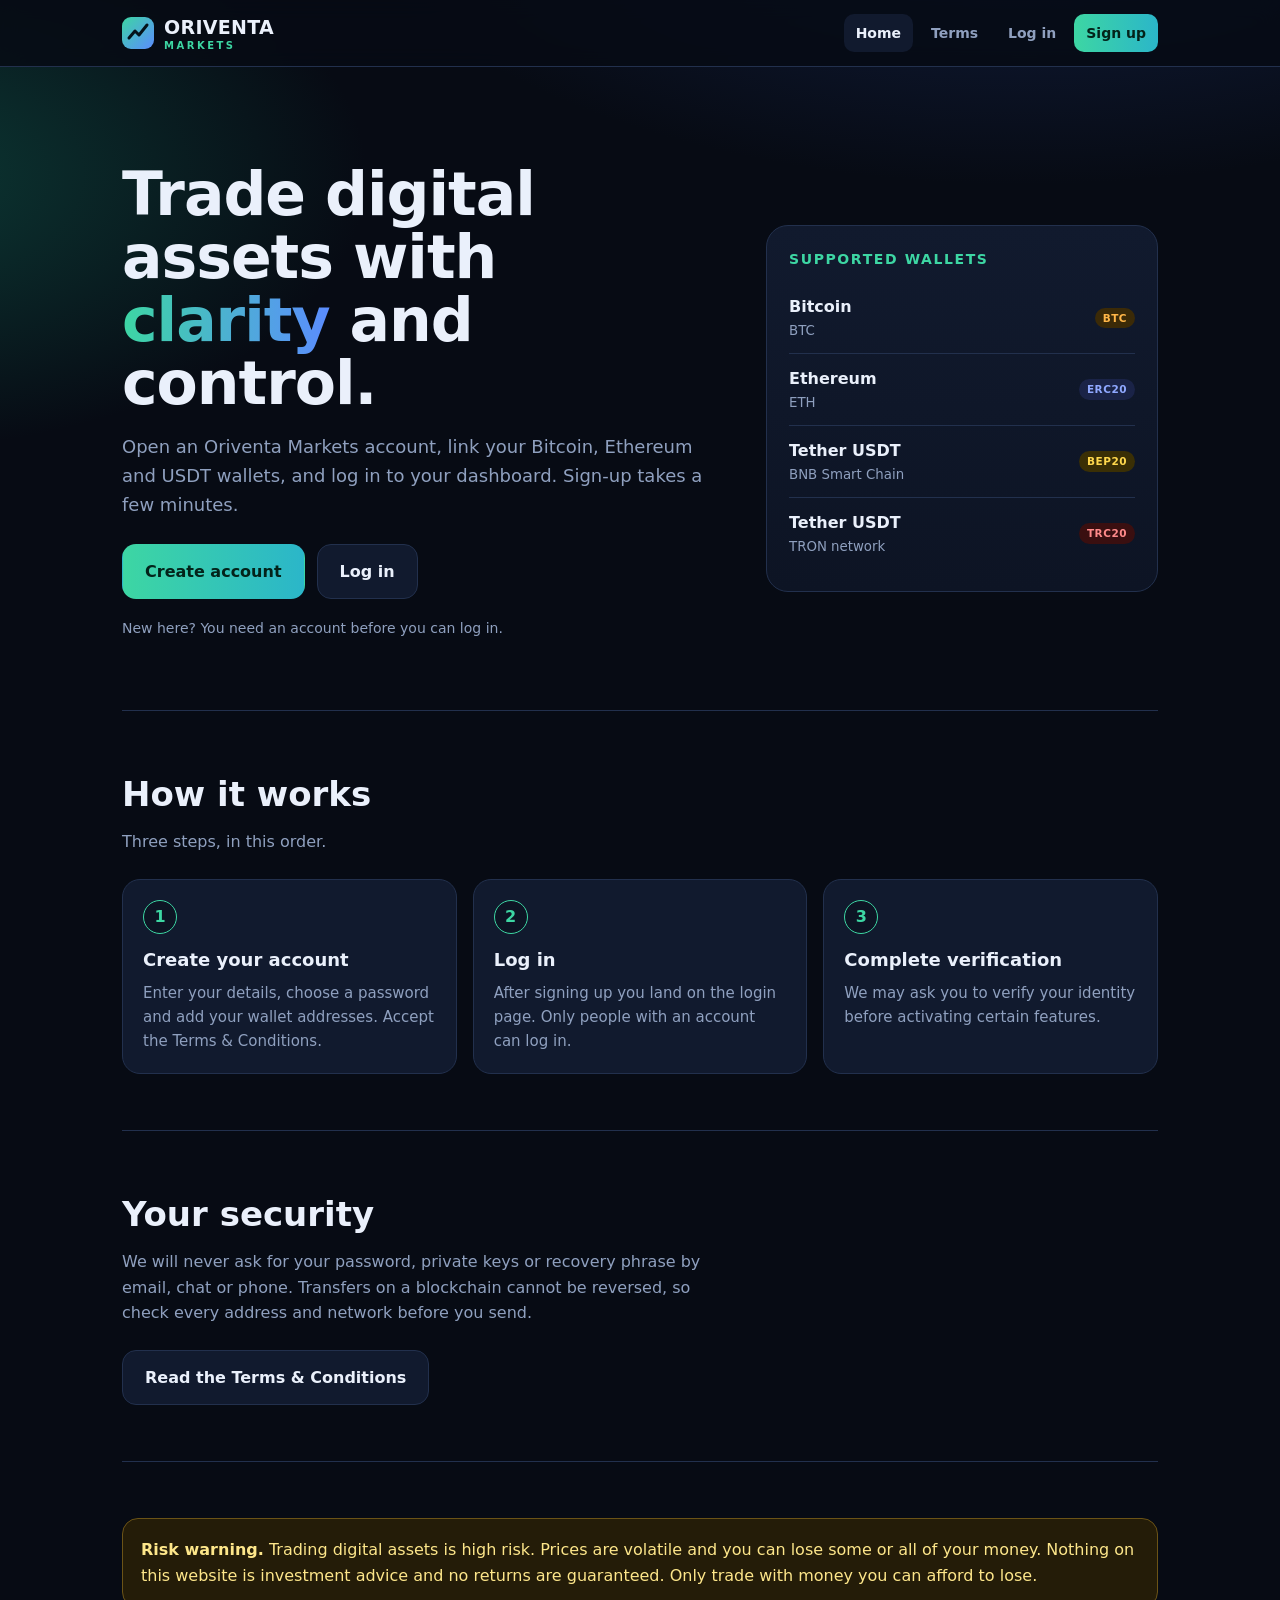
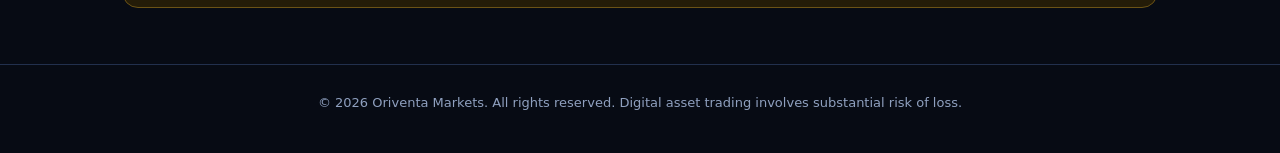
<file: index.html>
<!doctype html>
<html lang="en"><head><meta charset="utf-8"><meta name="viewport" content="width=device-width,initial-scale=1,viewport-fit=cover"><meta name="theme-color" content="#070b14">
<meta name="description" content="Oriventa Markets: create an account to trade digital assets."><title>Oriventa Markets | Home</title><link rel="stylesheet" href="styles.css"></head><body>
<header><div class="bar"><a class="brand" href="index.html" aria-label="Oriventa Markets home"><svg class="logo" viewBox="0 0 32 32" aria-hidden="true"><defs><linearGradient id="g" x1="0" y1="0" x2="1" y2="1"><stop offset="0" stop-color="#3dd6a3"/><stop offset="1" stop-color="#5b8cff"/></linearGradient></defs><rect width="32" height="32" rx="9" fill="url(#g)"/><path d="M7 21l6-7 4 4 8-10" fill="none" stroke="#04131a" stroke-width="3" stroke-linecap="round" stroke-linejoin="round"/></svg><div>ORIVENTA<small>MARKETS</small></div></a>
<nav id="nav"><a href="index.html" data-p="index">Home</a><a href="signup.html#terms" data-p="terms">Terms</a><a href="login.html" data-p="login">Log in</a><a href="signup.html" class="cta" data-p="signup">Sign up</a></nav></div></header>
<main id="top">
<section class="hero"><div><h1>Trade digital assets with <span>clarity</span> and control.</h1>
<p>Open an Oriventa Markets account, link your Bitcoin, Ethereum and USDT wallets, and log in to your dashboard. Sign-up takes a few minutes.</p>
<div class="btns"><a class="btn p" href="signup.html">Create account</a><a class="btn" href="login.html">Log in</a></div>
<p style="font-size:14px;margin-top:18px">New here? You need an account before you can log in.</p></div>
<div class="panel"><h3>Supported wallets</h3>
<div class="asset"><div><b>Bitcoin</b><small>BTC</small></div><span class="net btc">BTC</span></div>
<div class="asset"><div><b>Ethereum</b><small>ETH</small></div><span class="net eth">ERC20</span></div>
<div class="asset"><div><b>Tether USDT</b><small>BNB Smart Chain</small></div><span class="net bep">BEP20</span></div>
<div class="asset"><div><b>Tether USDT</b><small>TRON network</small></div><span class="net trc">TRC20</span></div></div></section>

<section class="sec" id="how"><h2>How it works</h2><p class="lead">Three steps, in this order.</p>
<div class="cards"><div class="card"><div class="n">1</div><h3>Create your account</h3><p>Enter your details, choose a password and add your wallet addresses. Accept the Terms &amp; Conditions.</p></div>
<div class="card"><div class="n">2</div><h3>Log in</h3><p>After signing up you land on the login page. Only people with an account can log in.</p></div>
<div class="card"><div class="n">3</div><h3>Complete verification</h3><p>We may ask you to verify your identity before activating certain features.</p></div></div></section>

<section class="sec" id="safe"><h2>Your security</h2><p class="lead">We will never ask for your password, private keys or recovery phrase by email, chat or phone. Transfers on a blockchain cannot be reversed, so check every address and network before you send.</p>
<div class="btns"><a class="btn" href="signup.html#terms">Read the Terms &amp; Conditions</a></div></section>

<section class="sec" id="risk"><div class="riskbox"><b>Risk warning.</b> Trading digital assets is high risk. Prices are volatile and you can lose some or all of your money. Nothing on this website is investment advice and no returns are guaranteed. Only trade with money you can afford to lose.</div></section>
</main><footer>&copy; <span id="yr"></span> Oriventa Markets. All rights reserved. Digital asset trading involves substantial risk of loss.</footer>
<script src="app.js"></script>
</body></html>
</file>
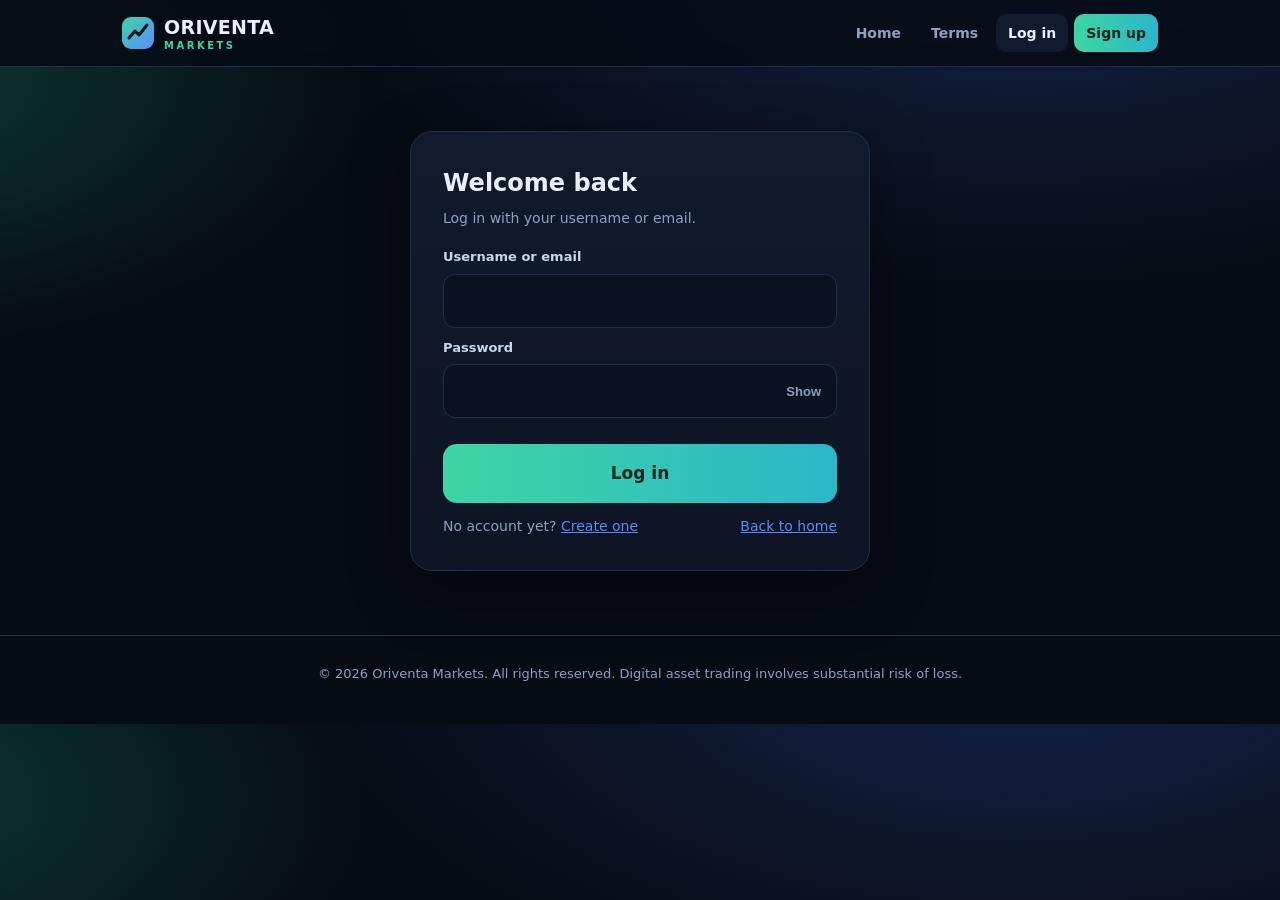
<file: dashboard.html>
<!doctype html>
<html lang="en"><head><meta charset="utf-8"><meta name="viewport" content="width=device-width,initial-scale=1,viewport-fit=cover"><meta name="theme-color" content="#070b14">
<meta name="description" content="Your Oriventa Markets account."><title>Oriventa Markets | Dashboard</title><link rel="stylesheet" href="styles.css"></head><body>
<header><div class="bar"><a class="brand" href="index.html" aria-label="Oriventa Markets home"><svg class="logo" viewBox="0 0 32 32" aria-hidden="true"><defs><linearGradient id="g" x1="0" y1="0" x2="1" y2="1"><stop offset="0" stop-color="#3dd6a3"/><stop offset="1" stop-color="#5b8cff"/></linearGradient></defs><rect width="32" height="32" rx="9" fill="url(#g)"/><path d="M7 21l6-7 4 4 8-10" fill="none" stroke="#04131a" stroke-width="3" stroke-linecap="round" stroke-linejoin="round"/></svg><div>ORIVENTA<small>MARKETS</small></div></a>
<nav id="nav"><a href="index.html" data-p="index">Home</a><a href="signup.html#terms" data-p="terms">Terms</a><a href="login.html" data-p="login">Log in</a><a href="signup.html" class="cta" data-p="signup">Sign up</a></nav></div></header>
<main><section class="dash" id="dash" hidden>
<h1>Welcome, <span id="nm"></span></h1><p class="sub">You are logged in. Trading tools will appear here once they are connected.</p>
<div class="panel" style="margin:18px 0"><h3>Your account</h3><div class="kv" id="kv"></div></div>
<div class="panel"><h3>Linked wallets</h3><div class="kv" id="wl"></div></div>
<div class="btns"><button class="btn" id="out" type="button">Log out</button></div>
</section></main><footer>&copy; <span id="yr"></span> Oriventa Markets. All rights reserved. Digital asset trading involves substantial risk of loss.</footer>
<script src="app.js"></script>
<script>
const u=Store.currentUser();
if(!u){location.replace('login.html')}
else{
 const mask=a=>a.length>14?a.slice(0,6)+'...'+a.slice(-4):a;
 const row=(k,v)=>'<span>'+k+'</span><code>'+v.replace(/[&<>"]/g,c=>({'&':'&amp;','<':'&lt;','>':'&gt;','"':'&quot;'}[c]))+'</code>';
 document.getElementById('nm').textContent=u.fullName.split(' ')[0];
 document.getElementById('kv').innerHTML=row('Full name',u.fullName)+row('Username',u.username)+row('Email',u.email);
 document.getElementById('wl').innerHTML=row('Bitcoin (BTC)',mask(u.wallets.btc))+row('Ethereum (ETH)',mask(u.wallets.eth))+row('USDT (BEP20)',mask(u.wallets.usdtBep20))+row('USDT (TRC20)',mask(u.wallets.usdtTrc20));
 document.getElementById('dash').hidden=false;
 document.getElementById('out').addEventListener('click',()=>{Store.logout();location.href='login.html?out=1'});
}
</script>
</body></html>
</file>
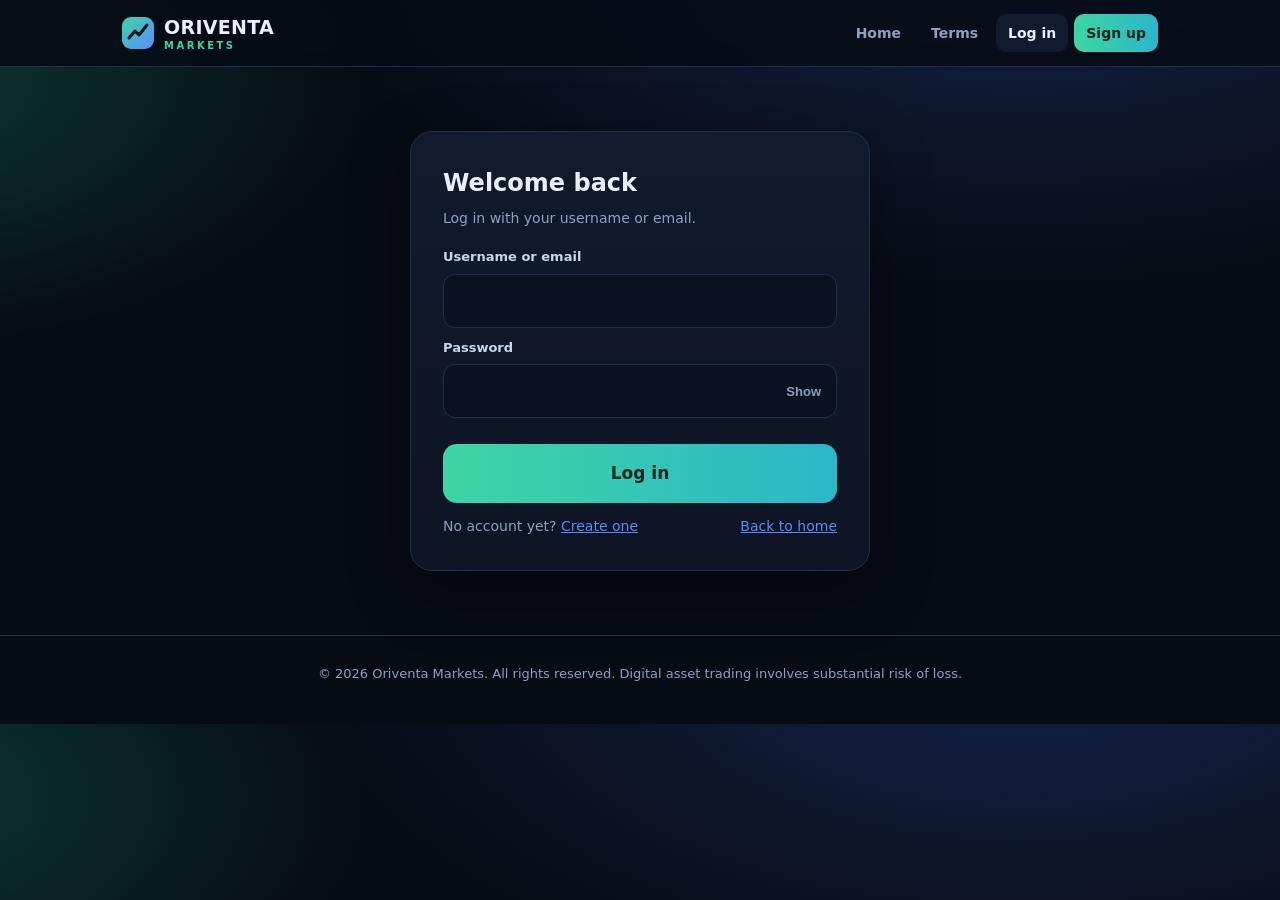
<file: login.html>
<!doctype html>
<html lang="en"><head><meta charset="utf-8"><meta name="viewport" content="width=device-width,initial-scale=1,viewport-fit=cover"><meta name="theme-color" content="#070b14">
<meta name="description" content="Log in to your Oriventa Markets account."><title>Oriventa Markets | Log In</title><link rel="stylesheet" href="styles.css"></head><body>
<header><div class="bar"><a class="brand" href="index.html" aria-label="Oriventa Markets home"><svg class="logo" viewBox="0 0 32 32" aria-hidden="true"><defs><linearGradient id="g" x1="0" y1="0" x2="1" y2="1"><stop offset="0" stop-color="#3dd6a3"/><stop offset="1" stop-color="#5b8cff"/></linearGradient></defs><rect width="32" height="32" rx="9" fill="url(#g)"/><path d="M7 21l6-7 4 4 8-10" fill="none" stroke="#04131a" stroke-width="3" stroke-linecap="round" stroke-linejoin="round"/></svg><div>ORIVENTA<small>MARKETS</small></div></a>
<nav id="nav"><a href="index.html" data-p="index">Home</a><a href="signup.html#terms" data-p="terms">Terms</a><a href="login.html" data-p="login">Log in</a><a href="signup.html" class="cta" data-p="signup">Sign up</a></nav></div></header>
<main><div class="authwrap"><form id="loginform" novalidate>
<h2>Welcome back</h2><p class="sub">Log in with your username or email.</p>
<div class="notice" id="notice" role="status" aria-live="polite"></div>
<div class="f" data-f="id"><label for="id">Username or email</label><input id="id" name="username" type="text" autocomplete="username" autocapitalize="off" spellcheck="false" required><div class="msg"></div></div>
<div class="f" data-f="pw"><label for="pw">Password</label><div class="in pw"><input id="pw" name="password" type="password" autocomplete="current-password" required><button type="button" class="eye" id="eye" aria-label="Show password">Show</button></div><div class="msg"></div></div>
<button class="go" id="loginbtn" type="submit">Log in</button>
<div class="row2"><span>No account yet? <a href="signup.html">Create one</a></span><a href="index.html">Back to home</a></div>
</form></div></main><footer>&copy; <span id="yr"></span> Oriventa Markets. All rights reserved. Digital asset trading involves substantial risk of loss.</footer>
<script src="app.js"></script>
<script>
const $=s=>document.querySelector(s);
function note(t,type,html){const n=$('#notice');n.className='notice show '+type;if(html)n.innerHTML=t;else n.textContent=t}
function fieldErr(id,m){const f=document.querySelector('[data-f="'+id+'"]');f.classList.add('err');f.querySelector('.msg').textContent=m}
function clearErr(){document.querySelectorAll('.f').forEach(f=>{f.classList.remove('err');f.querySelector('.msg').textContent=''})}
const q=new URLSearchParams(location.search);
if(q.get('registered')){note('Account created. Please log in below.','ok');$('#id').value=q.get('registered');setTimeout(()=>$('#pw').focus(),50)}
if(q.get('out')){note('You have been logged out.','ok')}
$('#eye').addEventListener('click',()=>{const i=$('#pw'),s=i.type==='password';i.type=s?'text':'password';$('#eye').textContent=s?'Hide':'Show'});
let fails=0,lockUntil=0;
$('#loginform').addEventListener('submit',async e=>{
 e.preventDefault();clearErr();$('#notice').className='notice';
 const id=$('#id').value.trim(),pw=$('#pw').value;let bad=false;
 if(!id){fieldErr('id','Enter your username or email.');bad=true}
 if(!pw){fieldErr('pw','Enter your password.');bad=true}
 if(bad)return;
 if(Date.now()<lockUntil){note('Too many attempts. Wait '+Math.ceil((lockUntil-Date.now())/1000)+' seconds and try again.','bad');return}
 const btn=$('#loginbtn');btn.disabled=true;btn.textContent='Checking...';
 try{
  const r=await Store.login(id,pw);
  if(r.status==='nouser'){note('No account found. You need to <a href="signup.html">create an account</a> before you can log in.','bad',true)}
  else if(r.status==='badpw'){fails++;fieldErr('pw','Incorrect password.');if(fails>=5){lockUntil=Date.now()+30000;fails=0;note('Too many attempts. Please wait 30 seconds.','bad')}}
  else{Store.setSession(r.user.username);location.href='dashboard.html'}
 }catch(err){note(err.message||'Something went wrong. Please try again.','bad')}
 finally{btn.disabled=false;btn.textContent='Log in'}
});
</script>
</body></html>
</file>
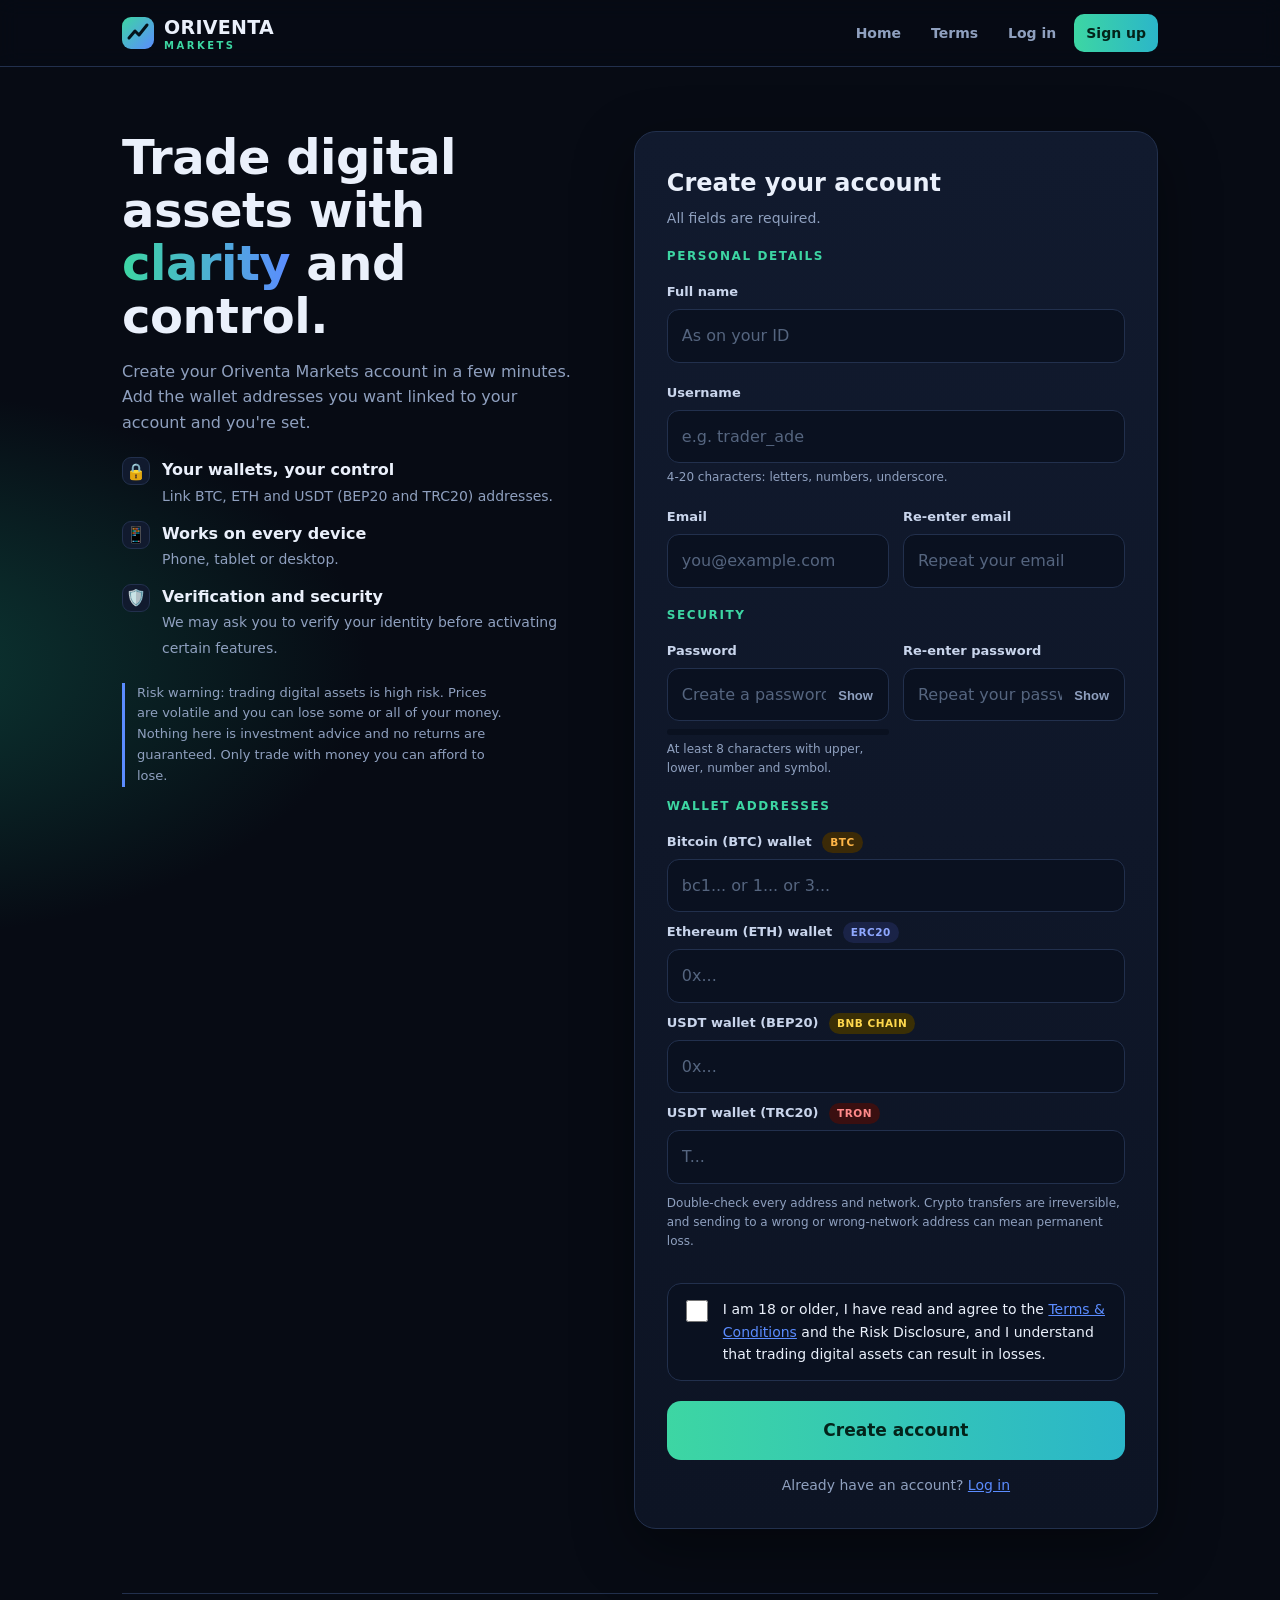
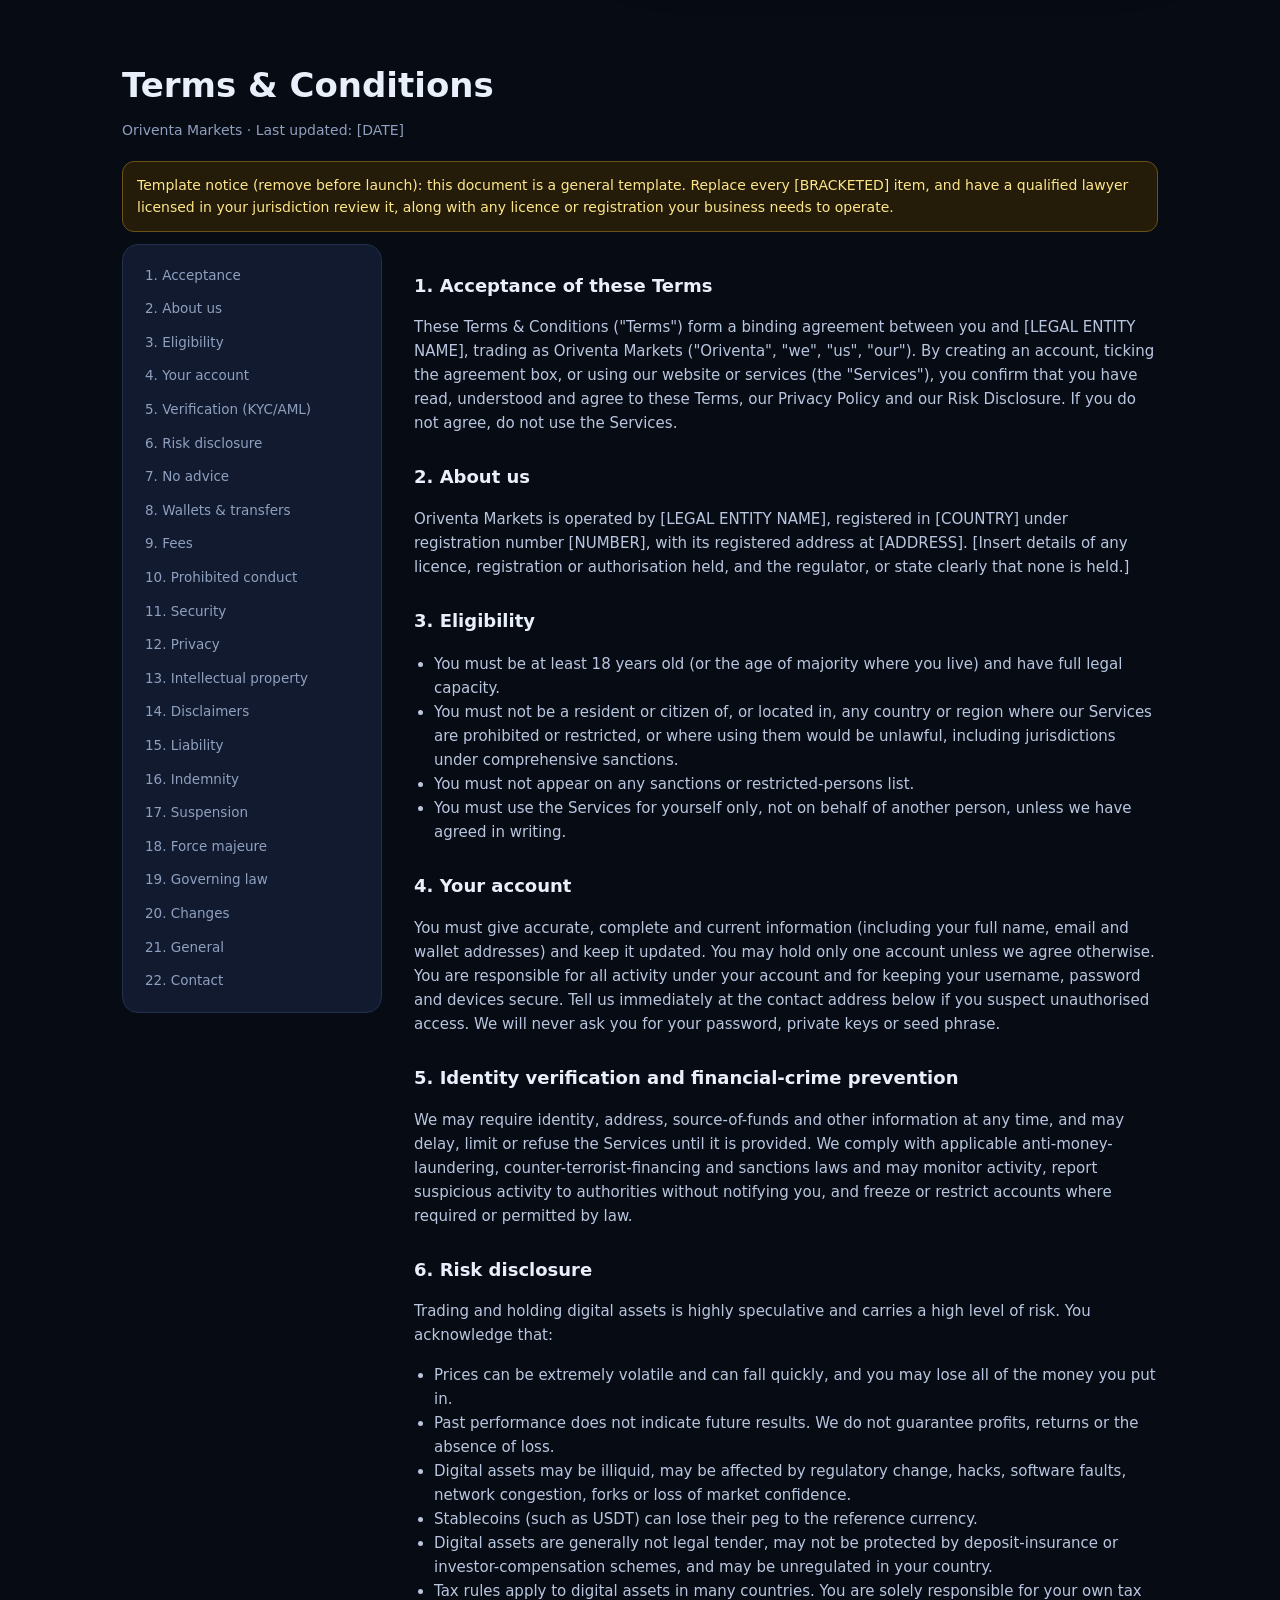
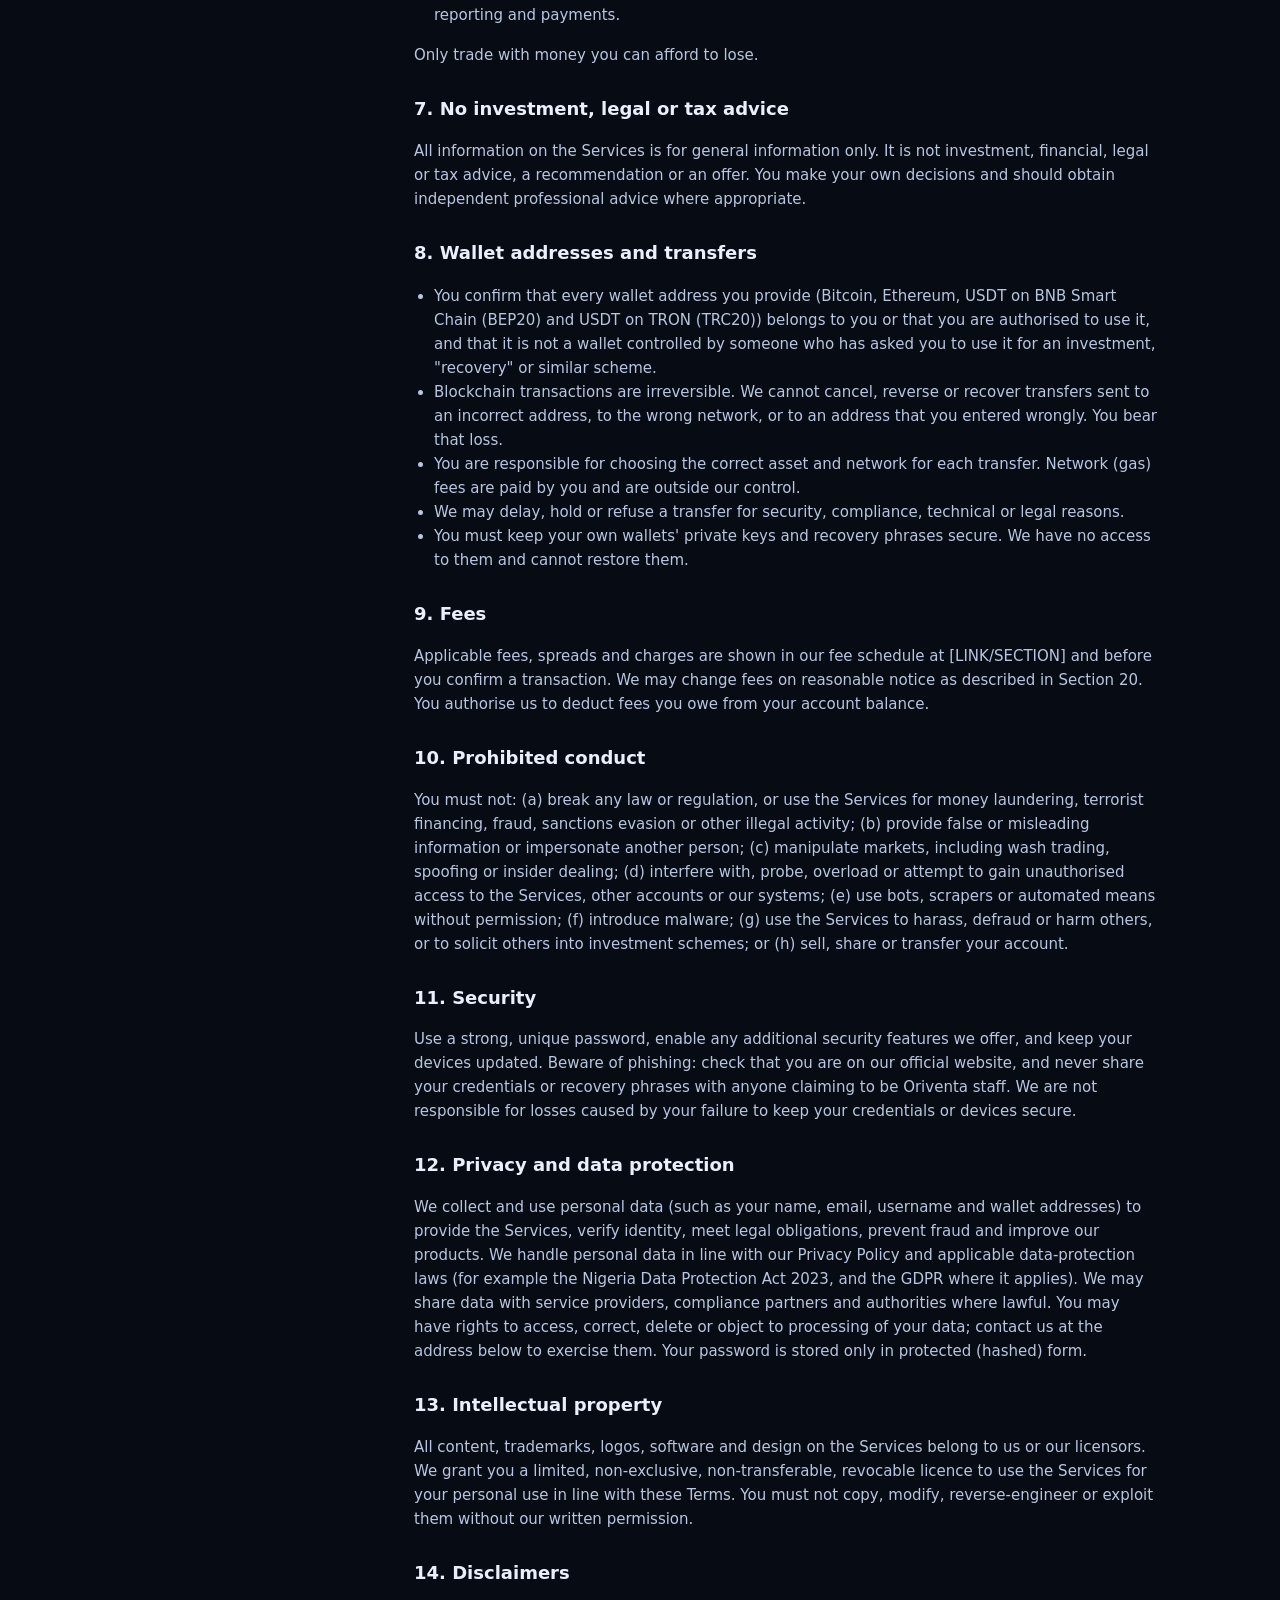
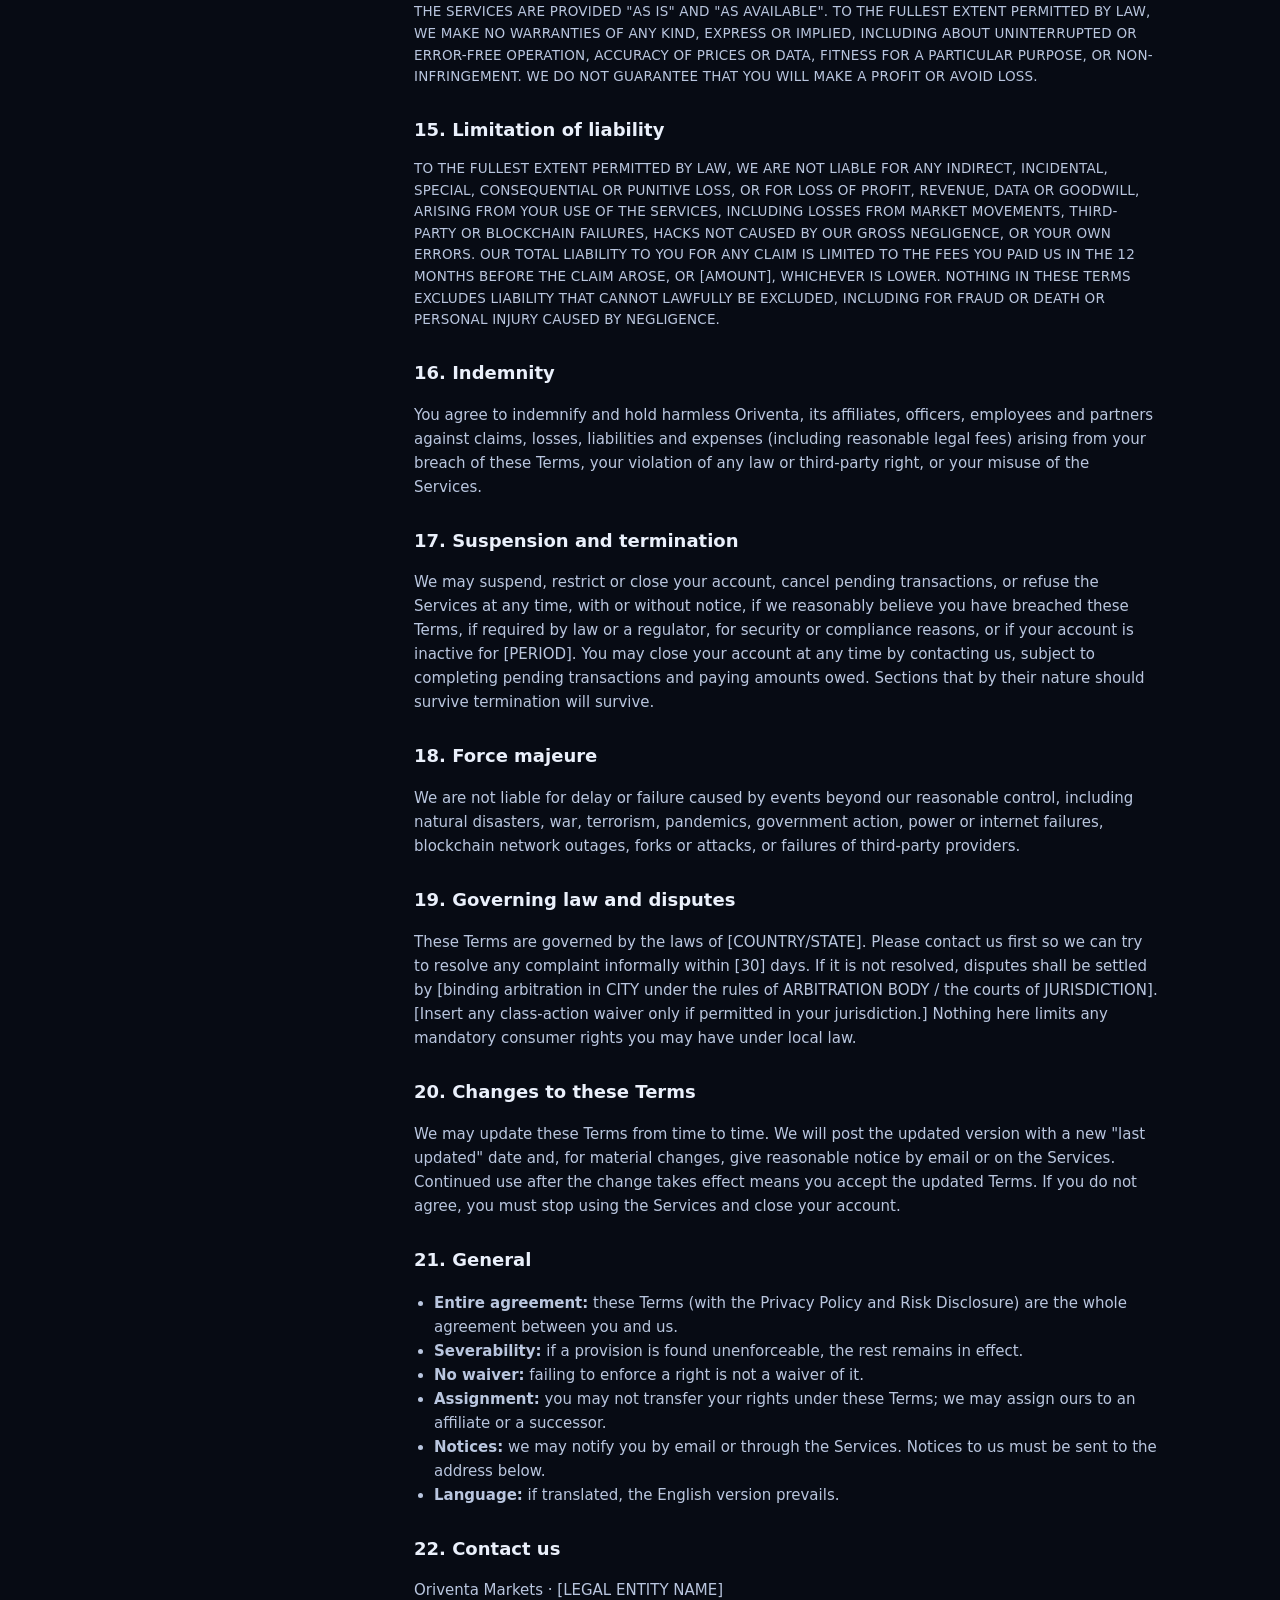
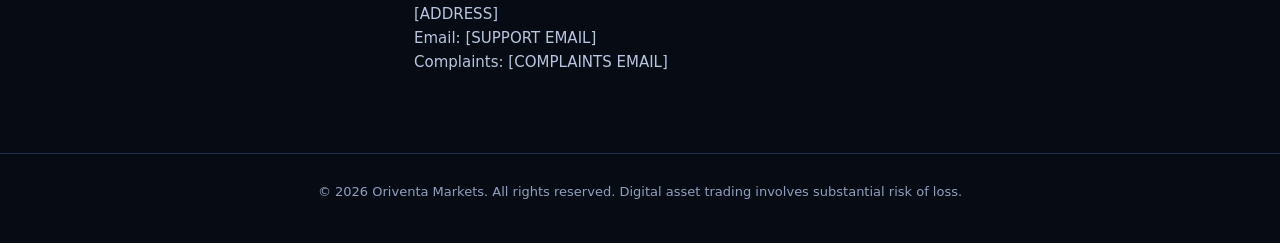
<file: signup.html>
<!doctype html>
<html lang="en"><head><meta charset="utf-8"><meta name="viewport" content="width=device-width,initial-scale=1,viewport-fit=cover"><meta name="theme-color" content="#070b14">
<meta name="description" content="Create your Oriventa Markets account."><title>Oriventa Markets | Create Account</title><link rel="stylesheet" href="styles.css"></head><body>
<header><div class="bar"><a class="brand" href="index.html" aria-label="Oriventa Markets home"><svg class="logo" viewBox="0 0 32 32" aria-hidden="true"><defs><linearGradient id="g" x1="0" y1="0" x2="1" y2="1"><stop offset="0" stop-color="#3dd6a3"/><stop offset="1" stop-color="#5b8cff"/></linearGradient></defs><rect width="32" height="32" rx="9" fill="url(#g)"/><path d="M7 21l6-7 4 4 8-10" fill="none" stroke="#04131a" stroke-width="3" stroke-linecap="round" stroke-linejoin="round"/></svg><div>ORIVENTA<small>MARKETS</small></div></a>
<nav id="nav"><a href="index.html" data-p="index">Home</a><a href="signup.html#terms" data-p="terms">Terms</a><a href="login.html" data-p="login">Log in</a><a href="signup.html" class="cta" data-p="signup">Sign up</a></nav></div></header>
<main id="top">
<section class="wrap">
 <div class="intro">
  <h1>Trade digital assets with <span>clarity</span> and control.</h1>
  <p>Create your Oriventa Markets account in a few minutes. Add the wallet addresses you want linked to your account and you're set.</p>
  <ul class="points">
   <li><i>🔒</i><div><b>Your wallets, your control</b><br><span style="color:var(--mut);font-size:14px">Link BTC, ETH and USDT (BEP20 and TRC20) addresses.</span></div></li>
   <li><i>📱</i><div><b>Works on every device</b><br><span style="color:var(--mut);font-size:14px">Phone, tablet or desktop.</span></div></li>
   <li><i>🛡️</i><div><b>Verification and security</b><br><span style="color:var(--mut);font-size:14px">We may ask you to verify your identity before activating certain features.</span></div></li>
  </ul>
  <p class="risk" id="risk">Risk warning: trading digital assets is high risk. Prices are volatile and you can lose some or all of your money. Nothing here is investment advice and no returns are guaranteed. Only trade with money you can afford to lose.</p>
 </div>

 <form id="signup" novalidate autocomplete="on">
  <h2>Create your account</h2>
  <p class="sub">All fields are required.</p>

  <fieldset><legend>Personal details</legend>
   <div class="grid">
    <div class="f full" data-f="fullname"><label for="fullname">Full name</label><input id="fullname" name="fullname" type="text" autocomplete="name" placeholder="As on your ID" required><div class="msg"></div></div>
    <div class="f full" data-f="username"><label for="username">Username</label><input id="username" name="username" type="text" autocomplete="username" placeholder="e.g. trader_ade" required><div class="hint">4-20 characters: letters, numbers, underscore.</div><div class="msg"></div></div>
    <div class="f" data-f="email"><label for="email">Email</label><input id="email" name="email" type="email" autocomplete="email" inputmode="email" placeholder="you@example.com" required><div class="msg"></div></div>
    <div class="f" data-f="email2"><label for="email2">Re-enter email</label><input id="email2" type="email" autocomplete="off" inputmode="email" placeholder="Repeat your email" required><div class="msg"></div></div>
   </div>
  </fieldset>

  <fieldset><legend>Security</legend>
   <div class="grid">
    <div class="f" data-f="password"><label for="password">Password</label><div class="in pw"><input id="password" name="password" type="password" autocomplete="new-password" placeholder="Create a password" required><button type="button" class="eye" data-eye="password" aria-label="Show password">Show</button></div><div class="meter"><i id="meter"></i></div><div class="hint" id="pwhint">At least 8 characters with upper, lower, number and symbol.</div><div class="msg"></div></div>
    <div class="f" data-f="password2"><label for="password2">Re-enter password</label><div class="in pw"><input id="password2" type="password" autocomplete="new-password" placeholder="Repeat your password" required><button type="button" class="eye" data-eye="password2" aria-label="Show password">Show</button></div><div class="msg"></div></div>
   </div>
  </fieldset>

  <fieldset><legend>Wallet addresses</legend>
   <div class="f full" data-f="btc"><label for="btc">Bitcoin (BTC) wallet <span class="net btc">BTC</span></label><input id="btc" name="btc" type="text" autocomplete="off" autocapitalize="off" spellcheck="false" placeholder="bc1... or 1... or 3..." required><div class="msg"></div></div>
   <div class="f full" data-f="eth"><label for="eth">Ethereum (ETH) wallet <span class="net eth">ERC20</span></label><input id="eth" name="eth" type="text" autocomplete="off" autocapitalize="off" spellcheck="false" placeholder="0x..." required><div class="msg"></div></div>
   <div class="f full" data-f="bep20"><label for="bep20">USDT wallet (BEP20) <span class="net bep">BNB CHAIN</span></label><input id="bep20" name="usdt_bep20" type="text" autocomplete="off" autocapitalize="off" spellcheck="false" placeholder="0x..." required><div class="msg"></div></div>
   <div class="f full" data-f="trc20"><label for="trc20">USDT wallet (TRC20) <span class="net trc">TRON</span></label><input id="trc20" name="usdt_trc20" type="text" autocomplete="off" autocapitalize="off" spellcheck="false" placeholder="T..." required><div class="msg"></div></div>
   <p class="hint">Double-check every address and network. Crypto transfers are irreversible, and sending to a wrong or wrong-network address can mean permanent loss.</p>
  </fieldset>

  <div class="hp" aria-hidden="true"><label>Leave this empty<input type="text" id="website" name="website" tabindex="-1" autocomplete="off"></label></div>

  <div class="terms" id="termsbox"><input type="checkbox" id="agree" required><label for="agree">I am 18 or older, I have read and agree to the <a href="#terms">Terms &amp; Conditions</a> and the Risk Disclosure, and I understand that trading digital assets can result in losses.</label></div>
  <div class="msg" id="agreemsg" style="margin:0 0 4px">You must agree to the Terms &amp; Conditions to continue.</div>

  <button class="go" id="submit" type="submit">Create account</button>
  <div class="alert" id="alert" role="status" aria-live="polite"></div>
  <p class="login">Already have an account? <a href="login.html">Log in</a></p>
 </form>
</section>
<section class="tc" id="terms">
 <h2>Terms &amp; Conditions</h2>
 <div class="meta">Oriventa Markets &middot; Last updated: [DATE]</div>
 <div class="warn">Template notice (remove before launch): this document is a general template. Replace every [BRACKETED] item, and have a qualified lawyer licensed in your jurisdiction review it, along with any licence or registration your business needs to operate.</div>
 <div class="tc-grid">
  <aside class="toc" aria-label="Terms contents">
   <a href="#t1">1. Acceptance</a><a href="#t2">2. About us</a><a href="#t3">3. Eligibility</a><a href="#t4">4. Your account</a><a href="#t5">5. Verification (KYC/AML)</a><a href="#t6">6. Risk disclosure</a><a href="#t7">7. No advice</a><a href="#t8">8. Wallets &amp; transfers</a><a href="#t9">9. Fees</a><a href="#t10">10. Prohibited conduct</a><a href="#t11">11. Security</a><a href="#t12">12. Privacy</a><a href="#t13">13. Intellectual property</a><a href="#t14">14. Disclaimers</a><a href="#t15">15. Liability</a><a href="#t16">16. Indemnity</a><a href="#t17">17. Suspension</a><a href="#t18">18. Force majeure</a><a href="#t19">19. Governing law</a><a href="#t20">20. Changes</a><a href="#t21">21. General</a><a href="#t22">22. Contact</a>
  </aside>
  <div class="doc">
<h3 id="t1">1. Acceptance of these Terms</h3>
<p>These Terms &amp; Conditions ("Terms") form a binding agreement between you and [LEGAL ENTITY NAME], trading as Oriventa Markets ("Oriventa", "we", "us", "our"). By creating an account, ticking the agreement box, or using our website or services (the "Services"), you confirm that you have read, understood and agree to these Terms, our Privacy Policy and our Risk Disclosure. If you do not agree, do not use the Services.</p>

<h3 id="t2">2. About us</h3>
<p>Oriventa Markets is operated by [LEGAL ENTITY NAME], registered in [COUNTRY] under registration number [NUMBER], with its registered address at [ADDRESS]. [Insert details of any licence, registration or authorisation held, and the regulator, or state clearly that none is held.]</p>

<h3 id="t3">3. Eligibility</h3>
<ul><li>You must be at least 18 years old (or the age of majority where you live) and have full legal capacity.</li>
<li>You must not be a resident or citizen of, or located in, any country or region where our Services are prohibited or restricted, or where using them would be unlawful, including jurisdictions under comprehensive sanctions.</li>
<li>You must not appear on any sanctions or restricted-persons list.</li>
<li>You must use the Services for yourself only, not on behalf of another person, unless we have agreed in writing.</li></ul>

<h3 id="t4">4. Your account</h3>
<p>You must give accurate, complete and current information (including your full name, email and wallet addresses) and keep it updated. You may hold only one account unless we agree otherwise. You are responsible for all activity under your account and for keeping your username, password and devices secure. Tell us immediately at the contact address below if you suspect unauthorised access. We will never ask you for your password, private keys or seed phrase.</p>

<h3 id="t5">5. Identity verification and financial-crime prevention</h3>
<p>We may require identity, address, source-of-funds and other information at any time, and may delay, limit or refuse the Services until it is provided. We comply with applicable anti-money-laundering, counter-terrorist-financing and sanctions laws and may monitor activity, report suspicious activity to authorities without notifying you, and freeze or restrict accounts where required or permitted by law.</p>

<h3 id="t6">6. Risk disclosure</h3>
<p>Trading and holding digital assets is highly speculative and carries a high level of risk. You acknowledge that:</p>
<ul><li>Prices can be extremely volatile and can fall quickly, and you may lose all of the money you put in.</li>
<li>Past performance does not indicate future results. We do not guarantee profits, returns or the absence of loss.</li>
<li>Digital assets may be illiquid, may be affected by regulatory change, hacks, software faults, network congestion, forks or loss of market confidence.</li>
<li>Stablecoins (such as USDT) can lose their peg to the reference currency.</li>
<li>Digital assets are generally not legal tender, may not be protected by deposit-insurance or investor-compensation schemes, and may be unregulated in your country.</li>
<li>Tax rules apply to digital assets in many countries. You are solely responsible for your own tax reporting and payments.</li></ul>
<p>Only trade with money you can afford to lose.</p>

<h3 id="t7">7. No investment, legal or tax advice</h3>
<p>All information on the Services is for general information only. It is not investment, financial, legal or tax advice, a recommendation or an offer. You make your own decisions and should obtain independent professional advice where appropriate.</p>

<h3 id="t8">8. Wallet addresses and transfers</h3>
<ul><li>You confirm that every wallet address you provide (Bitcoin, Ethereum, USDT on BNB Smart Chain (BEP20) and USDT on TRON (TRC20)) belongs to you or that you are authorised to use it, and that it is not a wallet controlled by someone who has asked you to use it for an investment, "recovery" or similar scheme.</li>
<li>Blockchain transactions are irreversible. We cannot cancel, reverse or recover transfers sent to an incorrect address, to the wrong network, or to an address that you entered wrongly. You bear that loss.</li>
<li>You are responsible for choosing the correct asset and network for each transfer. Network (gas) fees are paid by you and are outside our control.</li>
<li>We may delay, hold or refuse a transfer for security, compliance, technical or legal reasons.</li>
<li>You must keep your own wallets' private keys and recovery phrases secure. We have no access to them and cannot restore them.</li></ul>

<h3 id="t9">9. Fees</h3>
<p>Applicable fees, spreads and charges are shown in our fee schedule at [LINK/SECTION] and before you confirm a transaction. We may change fees on reasonable notice as described in Section 20. You authorise us to deduct fees you owe from your account balance.</p>

<h3 id="t10">10. Prohibited conduct</h3>
<p>You must not: (a) break any law or regulation, or use the Services for money laundering, terrorist financing, fraud, sanctions evasion or other illegal activity; (b) provide false or misleading information or impersonate another person; (c) manipulate markets, including wash trading, spoofing or insider dealing; (d) interfere with, probe, overload or attempt to gain unauthorised access to the Services, other accounts or our systems; (e) use bots, scrapers or automated means without permission; (f) introduce malware; (g) use the Services to harass, defraud or harm others, or to solicit others into investment schemes; or (h) sell, share or transfer your account.</p>

<h3 id="t11">11. Security</h3>
<p>Use a strong, unique password, enable any additional security features we offer, and keep your devices updated. Beware of phishing: check that you are on our official website, and never share your credentials or recovery phrases with anyone claiming to be Oriventa staff. We are not responsible for losses caused by your failure to keep your credentials or devices secure.</p>

<h3 id="t12">12. Privacy and data protection</h3>
<p>We collect and use personal data (such as your name, email, username and wallet addresses) to provide the Services, verify identity, meet legal obligations, prevent fraud and improve our products. We handle personal data in line with our Privacy Policy and applicable data-protection laws (for example the Nigeria Data Protection Act 2023, and the GDPR where it applies). We may share data with service providers, compliance partners and authorities where lawful. You may have rights to access, correct, delete or object to processing of your data; contact us at the address below to exercise them. Your password is stored only in protected (hashed) form.</p>

<h3 id="t13">13. Intellectual property</h3>
<p>All content, trademarks, logos, software and design on the Services belong to us or our licensors. We grant you a limited, non-exclusive, non-transferable, revocable licence to use the Services for your personal use in line with these Terms. You must not copy, modify, reverse-engineer or exploit them without our written permission.</p>

<h3 id="t14">14. Disclaimers</h3>
<p class="caps">The Services are provided "as is" and "as available". To the fullest extent permitted by law, we make no warranties of any kind, express or implied, including about uninterrupted or error-free operation, accuracy of prices or data, fitness for a particular purpose, or non-infringement. We do not guarantee that you will make a profit or avoid loss.</p>

<h3 id="t15">15. Limitation of liability</h3>
<p class="caps">To the fullest extent permitted by law, we are not liable for any indirect, incidental, special, consequential or punitive loss, or for loss of profit, revenue, data or goodwill, arising from your use of the Services, including losses from market movements, third-party or blockchain failures, hacks not caused by our gross negligence, or your own errors. Our total liability to you for any claim is limited to the fees you paid us in the 12 months before the claim arose, or [AMOUNT], whichever is lower. Nothing in these Terms excludes liability that cannot lawfully be excluded, including for fraud or death or personal injury caused by negligence.</p>

<h3 id="t16">16. Indemnity</h3>
<p>You agree to indemnify and hold harmless Oriventa, its affiliates, officers, employees and partners against claims, losses, liabilities and expenses (including reasonable legal fees) arising from your breach of these Terms, your violation of any law or third-party right, or your misuse of the Services.</p>

<h3 id="t17">17. Suspension and termination</h3>
<p>We may suspend, restrict or close your account, cancel pending transactions, or refuse the Services at any time, with or without notice, if we reasonably believe you have breached these Terms, if required by law or a regulator, for security or compliance reasons, or if your account is inactive for [PERIOD]. You may close your account at any time by contacting us, subject to completing pending transactions and paying amounts owed. Sections that by their nature should survive termination will survive.</p>

<h3 id="t18">18. Force majeure</h3>
<p>We are not liable for delay or failure caused by events beyond our reasonable control, including natural disasters, war, terrorism, pandemics, government action, power or internet failures, blockchain network outages, forks or attacks, or failures of third-party providers.</p>

<h3 id="t19">19. Governing law and disputes</h3>
<p>These Terms are governed by the laws of [COUNTRY/STATE]. Please contact us first so we can try to resolve any complaint informally within [30] days. If it is not resolved, disputes shall be settled by [binding arbitration in CITY under the rules of ARBITRATION BODY / the courts of JURISDICTION]. [Insert any class-action waiver only if permitted in your jurisdiction.] Nothing here limits any mandatory consumer rights you may have under local law.</p>

<h3 id="t20">20. Changes to these Terms</h3>
<p>We may update these Terms from time to time. We will post the updated version with a new "last updated" date and, for material changes, give reasonable notice by email or on the Services. Continued use after the change takes effect means you accept the updated Terms. If you do not agree, you must stop using the Services and close your account.</p>

<h3 id="t21">21. General</h3>
<ul><li><b>Entire agreement:</b> these Terms (with the Privacy Policy and Risk Disclosure) are the whole agreement between you and us.</li>
<li><b>Severability:</b> if a provision is found unenforceable, the rest remains in effect.</li>
<li><b>No waiver:</b> failing to enforce a right is not a waiver of it.</li>
<li><b>Assignment:</b> you may not transfer your rights under these Terms; we may assign ours to an affiliate or a successor.</li>
<li><b>Notices:</b> we may notify you by email or through the Services. Notices to us must be sent to the address below.</li>
<li><b>Language:</b> if translated, the English version prevails.</li></ul>

<h3 id="t22">22. Contact us</h3>
<p>Oriventa Markets &middot; [LEGAL ENTITY NAME]<br>[ADDRESS]<br>Email: [SUPPORT EMAIL]<br>Complaints: [COMPLAINTS EMAIL]</p>
  </div>
 </div>
</section>
</main>
<footer>&copy; <span id="yr"></span> Oriventa Markets. All rights reserved. Digital asset trading involves substantial risk of loss.</footer>
<script src="app.js"></script>
<script>
/* ===== CONFIG ===== */
// Set this to your backend's HTTPS endpoint. The form POSTs JSON there.
// While it is empty, the account is saved ONLY in this browser (front-end demo, see app.js).
const ENDPOINT = '';

const $=s=>document.querySelector(s);
const form=$('#signup');


/* ===== validators ===== */
const B58='123456789ABCDEFGHJKLMNPQRSTUVWXYZabcdefghijkmnopqrstuvwxyz';
const V={
 fullname:v=>/^[\p{L}][\p{L}\s.'-]{1,}$/u.test(v.trim())&&v.trim().split(/\s+/).length>=2||'Enter your full name (first and last name).',
 username:v=>/^[A-Za-z0-9_]{4,20}$/.test(v)||'4-20 characters: letters, numbers and underscore only.',
 email:v=>/^[^\s@]+@[^\s@]+\.[^\s@]{2,}$/.test(v.trim())||'Enter a valid email address.',
 email2:v=>v.trim().toLowerCase()===$('#email').value.trim().toLowerCase()&&v.trim()!==''||'Emails do not match.',
 password:v=>pwScore(v).ok||'Use 8+ characters with upper, lower, number and symbol.',
 password2:v=>v===$('#password').value&&v!==''||'Passwords do not match.',
 btc:v=>/^(bc1[ac-hj-np-z02-9]{11,71}|[13][1-9A-HJ-NP-Za-km-z]{25,34})$/.test(v.trim())||'Enter a valid Bitcoin address (starts with bc1, 1 or 3).',
 eth:v=>/^0x[a-fA-F0-9]{40}$/.test(v.trim())||'Enter a valid Ethereum address (0x + 40 hex characters).',
 bep20:v=>/^0x[a-fA-F0-9]{40}$/.test(v.trim())||'Enter a valid BEP20 address (0x + 40 hex characters).',
 trc20:v=>(/^T[1-9A-HJ-NP-Za-km-z]{33}$/.test(v.trim()))||'Enter a valid TRC20 address (starts with T, 34 characters).'
};
function pwScore(p){
 let s=0;const c={len:p.length>=8,lo:/[a-z]/.test(p),up:/[A-Z]/.test(p),nu:/\d/.test(p),sy:/[^A-Za-z0-9]/.test(p)};
 s=Object.values(c).filter(Boolean).length;if(p.length>=12)s++;
 return {s,ok:c.len&&c.lo&&c.up&&c.nu&&c.sy}}
function setState(id,res){
 const box=document.querySelector('[data-f="'+id+'"]'),m=box.querySelector('.msg');
 if(res===true){box.classList.remove('err');box.classList.add('good');m.textContent=''}
 else{box.classList.add('err');box.classList.remove('good');m.textContent=res}
 return res===true}
function check(id){const el=document.getElementById(id);return setState(id,V[id](el.value))}

/* live feedback: validate on blur, re-validate while fixing */
Object.keys(V).forEach(id=>{
 const el=document.getElementById(id);
 el.addEventListener('blur',()=>{if(el.value!=='')check(id)});
 el.addEventListener('input',()=>{
  if(el.closest('.f').classList.contains('err')||el.closest('.f').classList.contains('good'))check(id);
  if(id==='password'){meter();if($('#password2').value)check('password2')}
  if(id==='email'&&$('#email2').value)check('email2')});
});
function meter(){
 const p=$('#password').value,r=pwScore(p),w=Math.min(100,r.s*17),m=$('#meter');
 m.style.width=(p?w:0)+'%';m.style.background=r.s<=2?'#ff5d6c':r.s<=4?'#ffb648':'#3dd6a3';
 $('#pwhint').textContent=!p?'At least 8 characters with upper, lower, number and symbol.':r.s<=2?'Weak':r.s<=4?'Okay: add more variety or length':'Strong'}

/* show / hide password */
document.querySelectorAll('[data-eye]').forEach(b=>b.addEventListener('click',()=>{
 const i=document.getElementById(b.dataset.eye),show=i.type==='password';
 i.type=show?'text':'password';b.textContent=show?'Hide':'Show';b.setAttribute('aria-label',show?'Hide password':'Show password')}));

/* terms */
$('#agree').addEventListener('change',()=>{$('#termsbox').classList.remove('err');$('#agreemsg').style.display='none'});
$('#agreemsg').style.display='none';

/* alerts */
function alertBox(t,type){const a=$('#alert');a.className='alert show '+type;a.textContent=t}

/* submit */
form.addEventListener('submit',async e=>{
 e.preventDefault();$('#alert').className='alert';
 if($('#website').value){return} // honeypot: bots only
 let first=null;
 Object.keys(V).forEach(id=>{if(!check(id)&&!first)first=document.getElementById(id)});
 if(!$('#agree').checked){$('#termsbox').classList.add('err');$('#agreemsg').style.display='block';if(!first)first=$('#agree')}
 if(first){first.scrollIntoView({behavior:'smooth',block:'center'});setTimeout(()=>first.focus({preventScroll:true}),450);return}

 const payload={fullName:$('#fullname').value.trim(),username:$('#username').value.trim(),email:$('#email').value.trim().toLowerCase(),
  password:$('#password').value,wallets:{btc:$('#btc').value.trim(),eth:$('#eth').value.trim(),usdtBep20:$('#bep20').value.trim(),usdtTrc20:$('#trc20').value.trim()},
  acceptedTerms:true,acceptedAt:new Date().toISOString(),termsVersion:'[DATE]'};
 const btn=$('#submit');btn.disabled=true;btn.textContent='Creating account...';
 try{
  if(!ENDPOINT){await Store.createUser(payload);
   alertBox('Account created! Taking you to the login page...','ok');
   setTimeout(()=>{location.href='login.html?registered='+encodeURIComponent(payload.username)},1300);return}
  else{
   const res=await fetch(ENDPOINT,{method:'POST',headers:{'Content-Type':'application/json'},body:JSON.stringify(payload),credentials:'same-origin'});
   const data=await res.json().catch(()=>({}));
   if(!res.ok)throw new Error(data.message||'Could not create the account. Please try again.');
   alertBox('Account created! Taking you to the login page...','ok');
   setTimeout(()=>{location.href='login.html?registered='+encodeURIComponent(payload.username)},1300);return}
  $('#alert').scrollIntoView({behavior:'smooth',block:'center'});
 }catch(err){alertBox(err.message||'Something went wrong. Please try again.','bad');$('#alert').scrollIntoView({behavior:'smooth',block:'center'})}
 finally{btn.disabled=false;btn.textContent='Create account';payload.password=''}
});

/* back-to-top */
const tt=$('#totop');
addEventListener('scroll',()=>tt.classList.toggle('on',scrollY>600),{passive:true});
tt.addEventListener('click',()=>scrollTo({top:0,behavior:'smooth'}));
</script>
</body></html>
</file>
<file: styles.css>
:root{--bg:#070b14;--bg2:#0d1424;--card:#111a2e;--line:#22304d;--tx:#eaf0fb;--mut:#8fa0bf;--ac:#3dd6a3;--ac2:#5b8cff;--bad:#ff5d6c;--ok:#3dd6a3}
*{box-sizing:border-box}
html{scroll-behavior:smooth;scroll-padding-top:84px;-webkit-text-size-adjust:100%}
@media (prefers-reduced-motion:reduce){html{scroll-behavior:auto}}
body{margin:0;background:radial-gradient(1200px 600px at 80% -10%,#14234a 0,transparent 60%),radial-gradient(900px 500px at -10% 10%,#0c3a35 0,transparent 55%),var(--bg);color:var(--tx);font:16px/1.6 system-ui,-apple-system,"Segoe UI",Roboto,Helvetica,Arial,sans-serif}
a{color:var(--ac2)}
header{position:sticky;top:0;z-index:10;background:rgba(7,11,20,.85);backdrop-filter:blur(10px);border-bottom:1px solid var(--line)}
.bar{max-width:1100px;margin:auto;padding:12px clamp(16px,4vw,32px);display:flex;align-items:center;justify-content:space-between;gap:12px}
.brand{display:flex;align-items:center;gap:10px;font-weight:800;font-size:19px;letter-spacing:.3px;color:var(--tx);text-decoration:none}
.logo{width:32px;height:32px}
.brand small{display:block;font-size:10px;letter-spacing:2.5px;color:var(--ac);font-weight:700;margin-top:-4px}
nav{display:flex;gap:6px}
nav a{color:var(--mut);text-decoration:none;padding:8px 12px;border-radius:10px;font-size:14px;font-weight:600}
nav a:hover{color:var(--tx);background:var(--card)}
main{max-width:1100px;margin:auto;padding:0 clamp(16px,4vw,32px)}
.wrap{display:grid;grid-template-columns:1fr 1.15fr;gap:clamp(24px,5vw,56px);padding:clamp(28px,6vw,64px) 0;align-items:start}
.intro h1{font-size:clamp(30px,5vw,48px);line-height:1.1;margin:0 0 14px;letter-spacing:-.5px}
.intro h1 span{background:linear-gradient(90deg,var(--ac),var(--ac2));-webkit-background-clip:text;background-clip:text;color:transparent}
.intro p{color:var(--mut);max-width:46ch}
.points{list-style:none;padding:0;margin:22px 0 0;display:grid;gap:12px}
.points li{display:flex;gap:12px;align-items:flex-start;color:var(--tx)}
.points i{flex:none;width:28px;height:28px;border-radius:9px;background:var(--card);border:1px solid var(--line);display:grid;place-items:center;font-style:normal;color:var(--ac)}
.risk{margin-top:22px;font-size:13px;color:var(--mut);border-left:3px solid var(--ac2);padding-left:12px}
form{background:linear-gradient(180deg,var(--card),var(--bg2));border:1px solid var(--line);border-radius:22px;padding:clamp(18px,4vw,32px);box-shadow:0 20px 60px rgba(0,0,0,.4)}
form h2{margin:0 0 4px;font-size:24px}
.sub{color:var(--mut);margin:0 0 18px;font-size:14px}
fieldset{border:0;padding:0;margin:0 0 8px;min-width:0}
legend{font-size:12px;letter-spacing:1.6px;text-transform:uppercase;color:var(--ac);font-weight:800;padding:0;margin:20px 0 6px}
.grid{display:grid;grid-template-columns:1fr 1fr;gap:0 14px}
.f{margin:10px 0;min-width:0}
.f.full{grid-column:1/-1}
label{display:block;font-size:13px;font-weight:600;margin-bottom:6px;color:#c9d5ec}
.in{position:relative}
input[type=text],input[type=email],input[type=password]{width:100%;padding:13px 14px;border-radius:12px;border:1.5px solid var(--line);background:#0a1120;color:var(--tx);font:inherit;font-size:16px;outline:0;transition:border-color .2s,box-shadow .2s}
input::placeholder{color:#55657f}
input:focus{border-color:var(--ac2);box-shadow:0 0 0 4px rgba(91,140,255,.18)}
.f.err input{border-color:var(--bad)}
.f.good input{border-color:var(--ok)}
.msg{font-size:12.5px;color:var(--bad);min-height:0;margin-top:5px;display:none}
.f.err .msg{display:block}
.hint{font-size:12px;color:var(--mut);margin-top:5px}
.eye{position:absolute;right:6px;top:50%;transform:translateY(-50%);background:none;border:0;color:var(--mut);font-size:13px;font-weight:700;padding:8px 10px;cursor:pointer;border-radius:8px}
.eye:hover{color:var(--tx)}
.pw input{padding-right:62px}
.meter{height:6px;border-radius:9px;background:#0a1120;margin-top:8px;overflow:hidden}
.meter i{display:block;height:100%;width:0;background:var(--bad);transition:width .25s,background .25s}
.net{display:inline-block;font-size:10.5px;font-weight:800;padding:2px 8px;border-radius:99px;margin-left:6px;vertical-align:middle;letter-spacing:.5px}
.net.btc{background:#3b2a07;color:#ffb648}.net.eth{background:#1a2347;color:#8fa8ff}.net.bep{background:#3a2f05;color:#ffd84d}.net.trc{background:#3a0f10;color:#ff8a8a}
.terms{display:flex;gap:12px;align-items:flex-start;margin:20px 0 4px;padding:14px;border-radius:14px;border:1.5px solid var(--line);background:#0a1120}
.terms.err{border-color:var(--bad)}
.terms input{width:22px;height:22px;flex:none;margin-top:2px;accent-color:var(--ac)}
.terms label{margin:0;font-weight:500;font-size:14px;color:var(--tx)}
.hp{position:absolute;left:-9999px;width:1px;height:1px;overflow:hidden}
button.go{width:100%;margin-top:16px;padding:16px;border:0;border-radius:14px;background:linear-gradient(90deg,var(--ac),#2bb6c9);color:#03231a;font:inherit;font-size:17px;font-weight:800;cursor:pointer;transition:transform .15s,filter .2s}
button.go:hover{filter:brightness(1.07)}button.go:active{transform:scale(.99)}
button.go:disabled{opacity:.6;cursor:wait}
.login{text-align:center;color:var(--mut);font-size:14px;margin:14px 0 0}
.alert{display:none;margin-top:14px;padding:12px 14px;border-radius:12px;font-size:14px}
.alert.show{display:block}
.alert.ok{background:#0b2a22;border:1px solid var(--ok);color:#b9f5e1}
.alert.bad{background:#2c1015;border:1px solid var(--bad);color:#ffc7cd}
/* T&C */
.tc{border-top:1px solid var(--line);padding:clamp(32px,6vw,64px) 0}
.tc h2{font-size:clamp(24px,4vw,34px);margin:0 0 6px}
.tc .meta{color:var(--mut);font-size:14px;margin-bottom:20px}
.tc-grid{display:grid;grid-template-columns:260px 1fr;gap:32px;align-items:start}
.toc{position:sticky;top:90px;background:var(--card);border:1px solid var(--line);border-radius:16px;padding:14px;max-height:calc(100vh - 120px);overflow:auto}
.toc a{display:block;color:var(--mut);text-decoration:none;font-size:13.5px;padding:6px 8px;border-radius:8px}
.toc a:hover{color:var(--tx);background:var(--bg2)}
.doc h3{margin:28px 0 8px;font-size:18px;color:var(--tx)}
.doc p,.doc li{color:#b9c6df;font-size:15px}
.doc ul{padding-left:20px}
.doc .caps{text-transform:uppercase;font-size:13.5px;letter-spacing:.2px}
.warn{background:#241c08;border:1px solid #6b5316;border-radius:12px;padding:12px 14px;color:#fde68a;font-size:14px;margin-bottom:12px}
footer{border-top:1px solid var(--line);color:var(--mut);font-size:13px;text-align:center;padding:28px 16px 40px}
.totop{position:fixed;right:16px;bottom:16px;width:46px;height:46px;border-radius:50%;border:1px solid var(--line);background:var(--card);color:var(--tx);font-size:20px;cursor:pointer;opacity:0;pointer-events:none;transition:opacity .25s;z-index:9}
.totop.on{opacity:1;pointer-events:auto}
@media (max-width:900px){.wrap{grid-template-columns:1fr}.tc-grid{grid-template-columns:1fr}.toc{position:static;max-height:none}}
@media (max-width:560px){.grid{grid-template-columns:1fr}nav a:not(.keep){display:none}.brand{font-size:17px}}

/* ---- added for multi-page site ---- */
nav a.on{color:var(--tx);background:var(--card)}
nav a.cta{background:linear-gradient(90deg,var(--ac),#2bb6c9);color:#03231a;font-weight:800}
.hero{padding:clamp(40px,8vw,96px) 0 clamp(28px,5vw,56px);display:grid;grid-template-columns:1.2fr .8fr;gap:clamp(24px,5vw,56px);align-items:center}
.hero h1{font-size:clamp(34px,6vw,60px);line-height:1.05;margin:0 0 16px;letter-spacing:-1px}
.hero h1 span{background:linear-gradient(90deg,var(--ac),var(--ac2));-webkit-background-clip:text;background-clip:text;color:transparent}
.hero p{color:var(--mut);font-size:18px;max-width:52ch}
.btns{display:flex;gap:12px;flex-wrap:wrap;margin-top:24px}
.btn{display:inline-block;padding:14px 22px;border-radius:14px;font-weight:800;text-decoration:none;font-size:16px;border:1.5px solid var(--line);color:var(--tx);background:var(--card)}
.btn.p{background:linear-gradient(90deg,var(--ac),#2bb6c9);color:#03231a;border-color:transparent}
.btn:hover{filter:brightness(1.1)}
.panel{background:linear-gradient(180deg,var(--card),var(--bg2));border:1px solid var(--line);border-radius:22px;padding:22px}
.panel h3{margin:0 0 12px;font-size:14px;letter-spacing:1.6px;text-transform:uppercase;color:var(--ac)}
.asset{display:flex;justify-content:space-between;align-items:center;padding:12px 0;border-top:1px solid var(--line)}
.asset:first-of-type{border-top:0}
.asset b{font-size:16px}.asset small{display:block;color:var(--mut)}
.sec{padding:clamp(28px,5vw,56px) 0;border-top:1px solid var(--line)}
.sec h2{font-size:clamp(24px,4vw,34px);margin:0 0 8px}
.sec>p.lead{color:var(--mut);max-width:60ch;margin:0 0 24px}
.cards{display:grid;grid-template-columns:repeat(3,1fr);gap:16px}
.card{background:var(--card);border:1px solid var(--line);border-radius:18px;padding:20px;min-width:0}
.card .n{width:34px;height:34px;border-radius:50%;background:var(--bg2);border:1px solid var(--ac);color:var(--ac);display:grid;place-items:center;font-weight:800;margin-bottom:12px}
.card h3{margin:0 0 6px;font-size:18px}.card p{margin:0;color:var(--mut);font-size:15px}
.riskbox{background:#241c08;border:1px solid #6b5316;border-radius:16px;padding:18px;color:#fde68a}
.authwrap{max-width:460px;margin:0 auto;padding:clamp(28px,6vw,64px) 0}
.notice{display:none;margin:0 0 14px;padding:12px 14px;border-radius:12px;font-size:14px}
.notice.show{display:block}
.notice.ok{background:#0b2a22;border:1px solid var(--ok);color:#b9f5e1}
.notice.bad{background:#2c1015;border:1px solid var(--bad);color:#ffc7cd}
.row2{display:flex;justify-content:space-between;gap:10px;flex-wrap:wrap;font-size:14px;color:var(--mut);margin-top:12px}
.dash{padding:clamp(28px,6vw,56px) 0}
.dash h1{margin:0 0 6px}
.kv{display:grid;grid-template-columns:140px 1fr;gap:8px 14px;font-size:15px}
.kv span:nth-child(odd){color:var(--mut)}
.kv code{word-break:break-all}
@media (max-width:900px){.hero{grid-template-columns:1fr}.cards{grid-template-columns:1fr}}
@media (max-width:560px){.kv{grid-template-columns:1fr}.kv span:nth-child(odd){margin-top:6px}}
</file>
